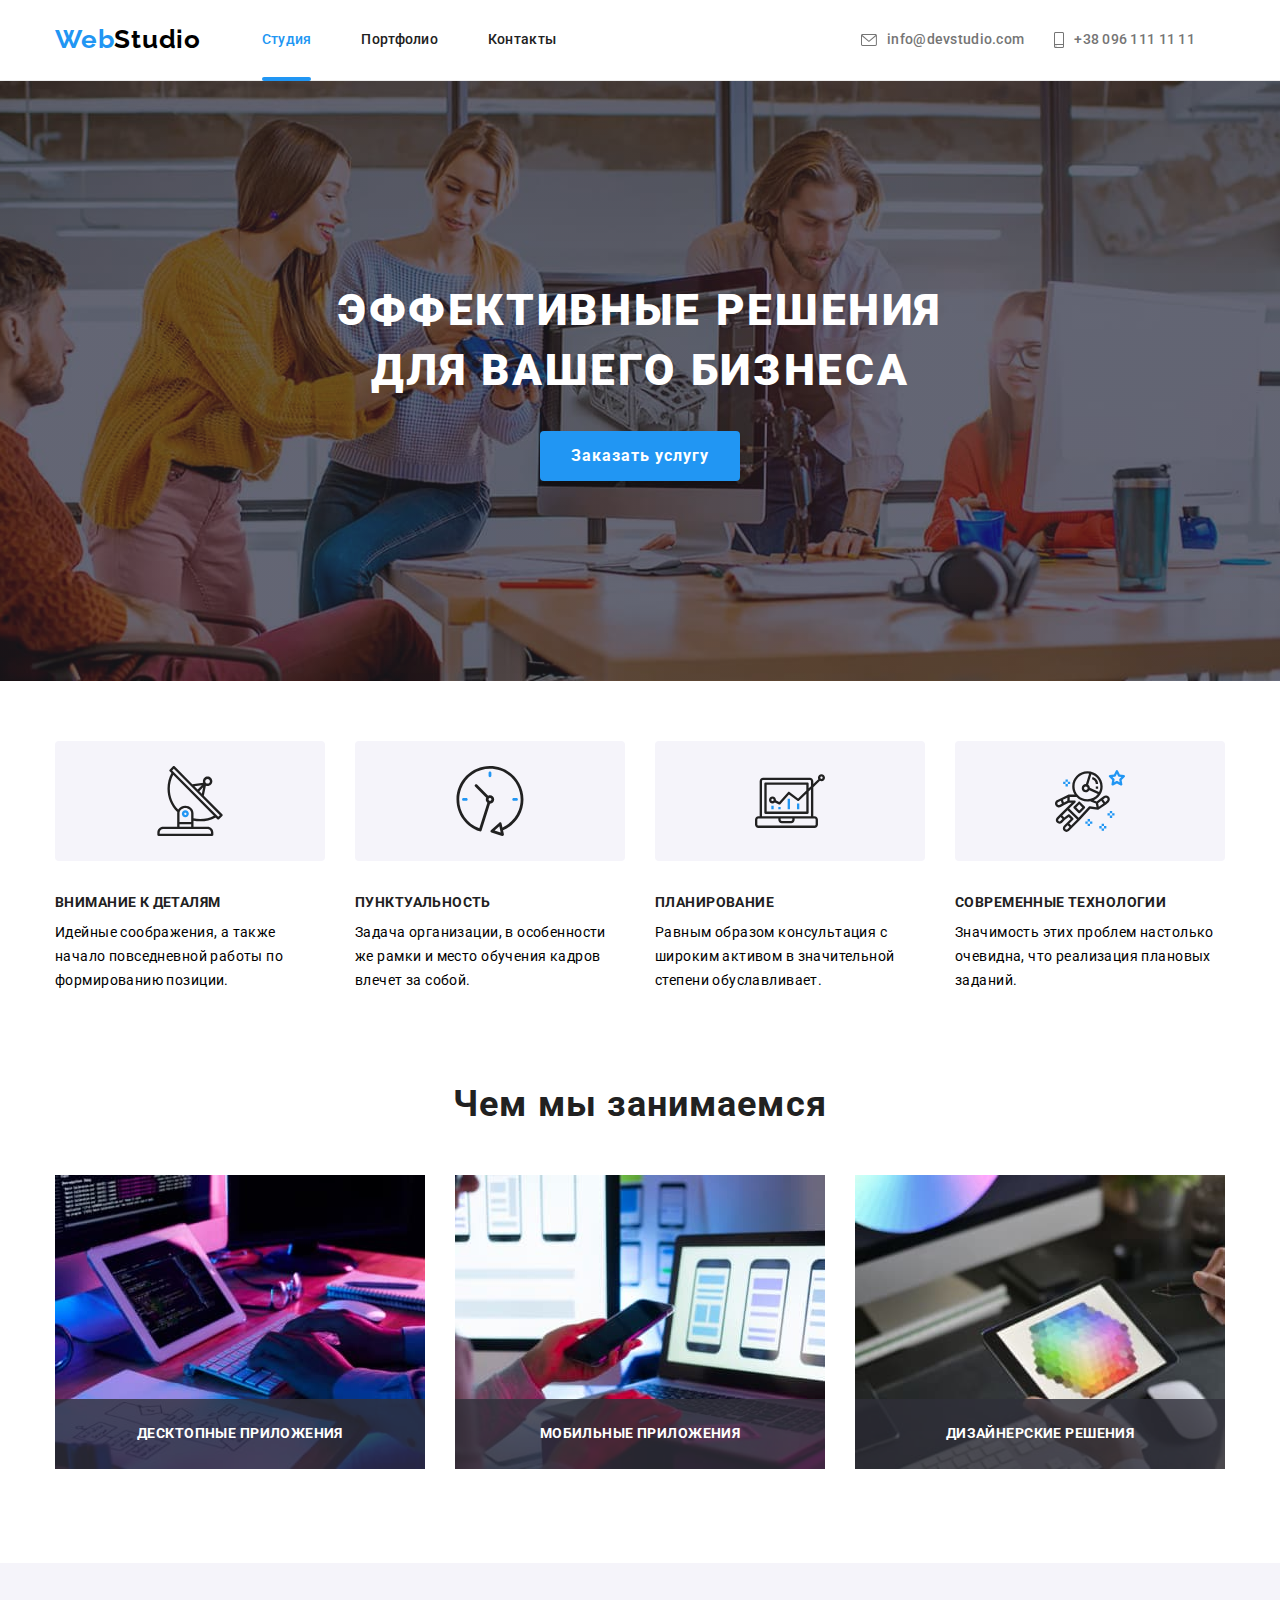
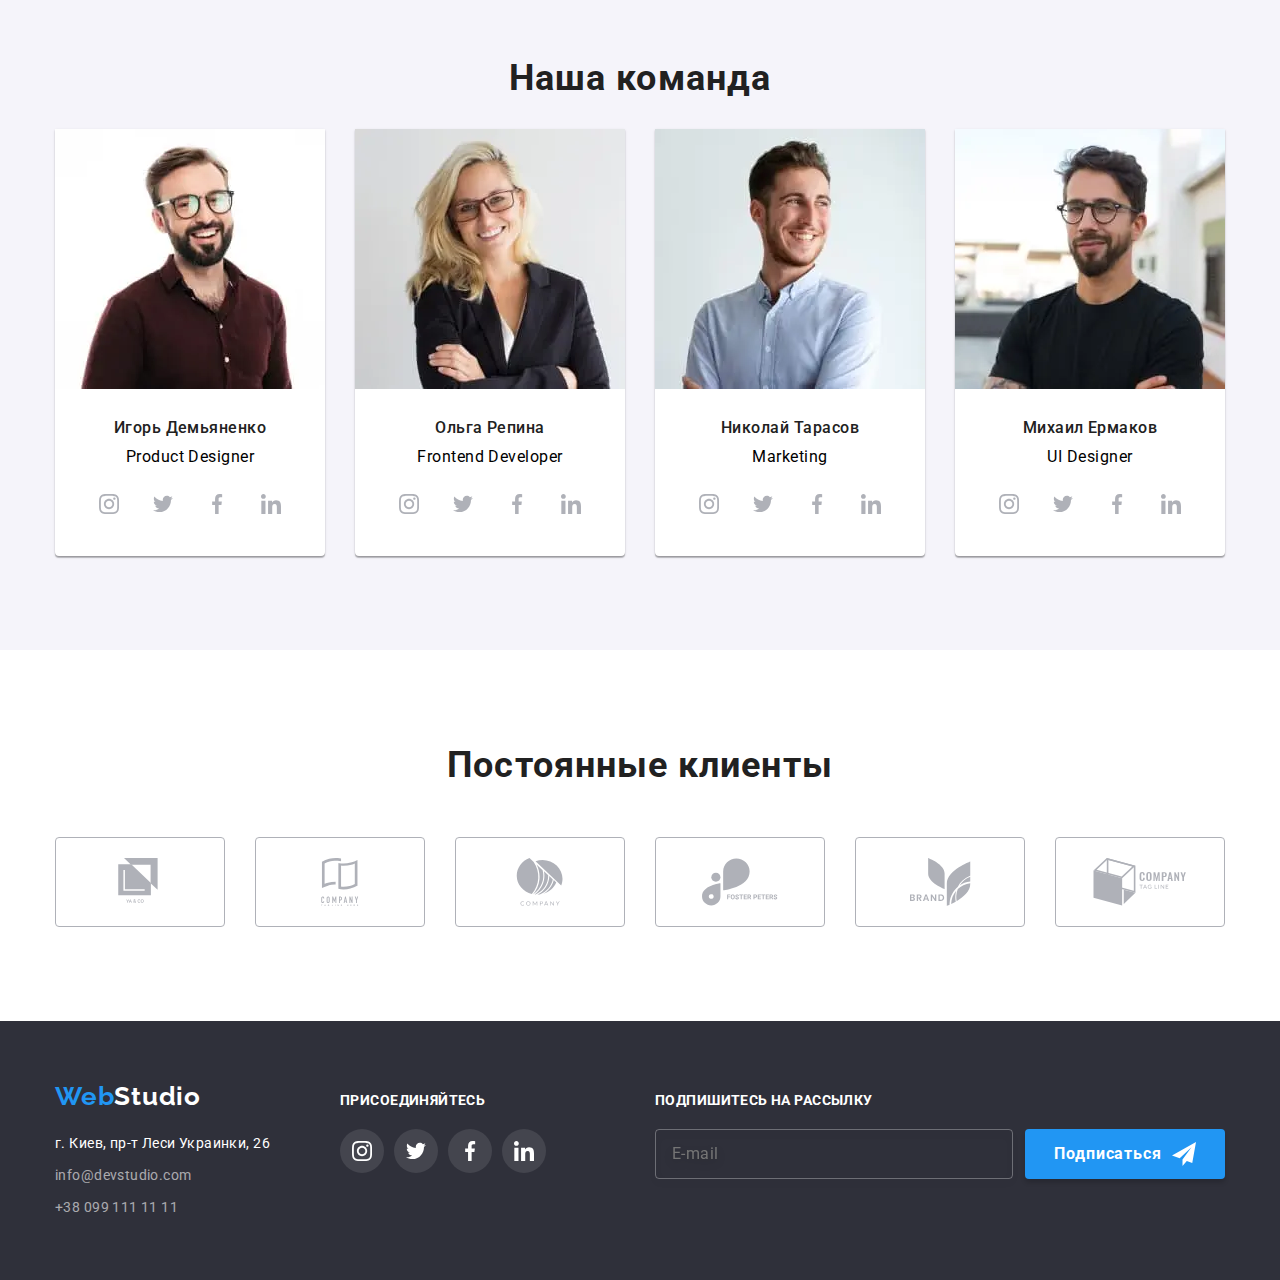
<file: index.html>
<!-- @format -->

<!DOCTYPE html>
<html lang="ru">
  <head>
    <meta charset="UTF-8" />
    <meta name="viewport" content="width=device-width, initial-scale=1.0" />
    <title>Студия</title>
    <link rel="preconnect" href="https://fonts.gstatic.com" />
    <link
      href="https://fonts.googleapis.com/css2?family=Oleo+Script&family=Raleway:wght@700&family=Roboto:wght@400;500;700;900&display=swap"
      rel="stylesheet"
    />
    <link rel="stylesheet" href="./css/main.min.css" />
  </head>

  <body>
    <header>
      <!-- navigation -->

      <div class="container">
        <a class="logo" href="./index.html">
          <p>Web<span>Studio</span></p>
        </a>
        <button class="menu-button" type="button" aria-expanded="false" data-menu-button>
          <svg aria-label="переключатель мобильного меню" width="40" height="40">
            <use class="icon-menu" href="./images/svg/symbol-defs.svg#menu_40px"></use>
            <use class="icon-cross" href="./images/svg/symbol-defs.svg#close_40px"></use>
          </svg>
        </button>
        <div class="nav-menu" data-menu>
          <nav>
            <ul class="nav-items">
              <li><a class="nav-item current" href="./index.html">Студия</a></li>
              <li><a class="nav-item" href="./portfolio.html">Портфолио</a></li>
              <li><a class="nav-item" href="./contact.html">Контакты</a></li>
            </ul>
          </nav>
          <ul class="contacts">
            <li>
              <a class="nav-contact" href="mailto:info@devstudio.com">
                <svg class="nav-contact-icon" width="16" height="12">
                  <use href="./images/svg/symbol-defs.svg#mail"></use>
                </svg>
                info@devstudio.com</a
              >
            </li>
            <li>
              <a class="nav-contact" href="tel:+380961111111">
                <svg class="nav-contact-icon" width="10" height="16">
                  <use href="./images/svg/symbol-defs.svg#smartphone"></use>
                </svg>
                +38 096 111 11 11</a
              >
            </li>
          </ul>
        </div>
      </div>
    </header>
    <main>
      <!-- hero -->

      <section class="hero back">
        <h1>Эффективные решения<br />для вашего бизнеса</h1>
        <button class="btn" type="button" data-modal-open>Заказать услугу</button>

        <div class="backdrop is-hidden" data-modal>
          <div class="modal">
            <h2 class="modal__title">Оставьте свои данные, мы вам перезвоним</h2>

            <form class="modal__form js-speaker-form" action=" ">
              <svg class="modal__closed" data-modal-close>
                <use href="./images/svg/symbol-defs.svg#close"></use>
              </svg>
              <div class="modal__element">
                <label class="modal__lable" for="username">Имя</label>
                <input class="modal__input" type="text" name="userName" id="username" /><svg
                  class="modal__lable-icon"
                >
                  <use href="./images/svg/symbol-defs.svg#person-black"></use>
                </svg>
              </div>

              <div class="modal__element">
                <label class="modal__lable" for="phone">Телефон </label>
                <input class="modal__input" type="tel" name="phone" id="phone" /><svg
                  class="modal__lable-icon"
                >
                  <use href="./images/svg/symbol-defs.svg#phone-black"></use>
                </svg>
              </div>

              <div class="modal__element">
                <label class="modal__lable" for="email">Почта</label>
                <input class="modal__input" type="email" name="email" id="email" />
                <svg class="modal__lable-icon">
                  <use href="./images/svg/symbol-defs.svg#email-black"></use>
                </svg>
              </div>

              <div class="modal__element">
                <label class="modal__lable" for="comment">Комментарий</label>
                <textarea
                  placeholder="Введите текст"
                  class="modal__comment"
                  name="comment"
                  id="comment"
                  cols="30"
                  rows="10"
                ></textarea>
              </div>

              <label class="modal__check">
                <input class="modal__input-check visuallyhidden" type="checkbox" name="checkbox" />
                <span class="modal__checkbox"></span>
                Соглашаюсь с рассылкой и принимаю
                <a class="modal__agreement" href="#"> Условия договора</a>
              </label>

              <button class="modal__batton btn" type="submit">Отправить</button>
            </form>
          </div>
        </div>
      </section>

      <!-- advantages -->

      <section class="advantages container">
        <h2 class="visuallyhidden">Преимущества</h2>
        <ul>
          <li>
            <svg class="antenna advantages-icon">
              <use href="./images/svg/symbol-defs.svg#antenna"></use>
            </svg>
            <h3>Внимание к деталям</h3>
            <p>Идейные соображения, а также начало повседневной работы по формированию позиции.</p>
          </li>
          <li>
            <svg class="clock advantages-icon">
              <use href="./images/svg/symbol-defs.svg#clock"></use>
            </svg>
            <h3>Пунктуальность</h3>
            <p>
              Задача организации, в особенности же рамки и место обучения кадров влечет за собой.
            </p>
          </li>
          <li>
            <svg class="diagram advantages-icon">
              <use href="./images/svg/symbol-defs.svg#diagram"></use>
            </svg>
            <h3>Планирование</h3>
            <p>
              Равным образом консультация с широким активом в значительной степени обуславливает.
            </p>
          </li>
          <li>
            <svg class="astronaut advantages-icon">
              <use href="./images/svg/symbol-defs.svg#astronaut"></use>
            </svg>
            <h3>Современные технологии</h3>
            <p>Значимость этих проблем настолько очевидна, что реализация плановых заданий.</p>
          </li>
        </ul>
      </section>

      <!-- working moments -->

      <section class="working-moments container">
        <h2>Чем мы занимаемся</h2>
        <ul class="working-moments-items">
          <li class="working-moments-item">
            <img
              srcset="./images/img_to_do_01.jpg 1x, ./images/img_to_do_01@2x.jpg 2x"
              src="./images/img_to_do_01.jpg"
              alt="Человек набирает код на клавиатуре"
              width="370"
            />
            <p class="working-moments-item-description">Десктопные приложения</p>
          </li>
          <li class="working-moments-item">
            <img
              srcset="./images/img_to_do_02.jpg 1x, ./images/img_to_do_02@2x.jpg 2x"
              src="./images/img_to_do_02.jpg"
              width="370"
              alt="Разработка пользовательского интерфейса"
            />

            <p class="working-moments-item-description">Мобильные приложения</p>
          </li>
          <li class="working-moments-item">
            <img
              srcset="./images/img_to_do_03.jpg 1x, ./images/img_to_do_03@2x.jpg 2x"
              src="./images/img_to_do_03.jpg"
              width="370"
              alt="Выбор цвета из палитры"
            />

            <p class="working-moments-item-description">Дизайнерские решения</p>
          </li>
        </ul>
      </section>

      <!-- our team -->

      <section class="our-team">
        <div class="container">
          <h2>Наша команда</h2>
          <ul class="cards-team">
            <li class="card-team">
              <div class="overflow">
                <picture class="img-team">
                  <source
                    srcset="
                      ./images/img_Product_Designer_desctop.webp    1x,
                      ./images/img_Product_Designer_desctop@2x.webp 2x
                    "
                    type="image/webp"
                    media="(min-width: 1200px)"
                  />
                  <source
                    srcset="
                      ./images/img_Product_Designer_tablet.webp    1x,
                      ./images/img_Product_Designer_tablet@2x.webp 2x
                    "
                    type="image/webp"
                    media="(min-width: 768px)"
                  />
                  <source
                    srcset="
                      ./images/img_Product_Designer_mobile.webp    1x,
                      ./images/img_Product_Designer_mobile@2x.webp 2x
                    "
                    type="image/webp"
                    media="(max-width: 767px)"
                  />

                  <source
                    srcset="
                      ./images/img_Product_Designer_desctop.jpg    1x,
                      ./images/img_Product_Designer_desctop@2x.jpg 2x
                    "
                    type="image/jpeg"
                    media="(min-width: 1200px)"
                  />
                  <source
                    srcset="
                      ./images/img_Product_Designer_tablet.jpg    1x,
                      ./images/img_Product_Designer_tablet@2x.jpg 2x
                    "
                    type="image/jpeg"
                    media="(min-width: 768px)"
                  />
                  <source
                    srcset="
                      ./images/img_Product_Designer_mobile.jpg    1x,
                      ./images/img_Product_Designer_mobile@2x.jpg 2x
                    "
                    type="image/jpeg"
                    media="(max-width: 767px)"
                  />

                  <img
                    src="./images/img_Product_Designer_desctop.jpg"
                    alt="Игорь Демьяненко Product Designer"
                    sizes="(min-width: 1200px) 25vw, (min-width: 768px) 50vw, 100vw"
                  />
                </picture>
              </div>
              <h3>Игорь Демьяненко</h3>
              <p>Product Designer</p>
              <ul class="social-links">
                <li>
                  <a href="https://www.instagram.com/">
                    <svg class="social-link">
                      <use href="./images/svg/symbol-defs.svg#instagram-1"></use></svg
                  ></a>
                </li>
                <li>
                  <a href="https://www.twitter.com/"
                    ><svg class="social-link">
                      <use href="./images/svg/symbol-defs.svg#twitter"></use></svg
                  ></a>
                </li>
                <li>
                  <a href="https://www.facebook.com/"
                    ><svg class="social-link">
                      <use href="./images/svg/symbol-defs.svg#facebook"></use></svg
                  ></a>
                </li>
                <li>
                  <a href="https://www.linkedin.com/"
                    ><svg class="social-link">
                      <use href="./images/svg/symbol-defs.svg#linkedin"></use></svg
                  ></a>
                </li>
              </ul>
            </li>
            <li class="card-team">
              <div class="overflow">
                <picture class="img-team">
                  <source
                    srcset="
                      ./images/img_Frontend_Developer_desctop.webp    1x,
                      ./images/img_Frontend_Developer_desctop@2x.webp 2x
                    "
                    type="image/webp"
                    media="(min-width: 1200px)"
                  />
                  <source
                    srcset="
                      ./images/img_Frontend_Developer_tablet.webp    1x,
                      ./images/img_Frontend_Developer_tablet@2x.webp 2x
                    "
                    type="image/webp"
                    media="(min-width: 768px)"
                  />
                  <source
                    srcset="
                      ./images/img_Frontend_Developer_mobile.webp    1x,
                      ./images/img_Frontend_Developer_mobile@2x.webp 2x
                    "
                    type="image/webp"
                    media="(max-width: 767px)"
                  />

                  <source
                    srcset="
                      ./images/img_Frontend_Developer_desctop.jpg    1x,
                      ./images/img_Frontend_Developer_desctop@2x.jpg 2x
                    "
                    type="image/jpeg"
                    media="(min-width: 1200px)"
                  />
                  <source
                    srcset="
                      ./images/img_Frontend_Developer_tablet.jpg    1x,
                      ./images/img_Frontend_Developer_tablet@2x.jpg 2x
                    "
                    type="image/jpeg"
                    media="(min-width: 768px)"
                  />
                  <source
                    srcset="
                      ./images/img_Frontend_Developer_mobile.jpg    1x,
                      ./images/img_Frontend_Developer_mobile@2x.jpg 2x
                    "
                    type="image/jpeg"
                    media="(max-width: 767px)"
                  />

                  <img
                    src="./images/img_Frontend_Developer_desctop.jpg"
                    alt="Ольга Репина Frontend Developer"
                  />
                </picture>
              </div>
              <h3>Ольга Репина</h3>
              <p>Frontend Developer</p>
              <ul class="social-links">
                <li>
                  <a href="https://www.instagram.com/">
                    <svg class="social-link">
                      <use href="./images/svg/symbol-defs.svg#instagram-1"></use></svg
                  ></a>
                </li>
                <li>
                  <a href="https://www.twitter.com/"
                    ><svg class="social-link">
                      <use href="./images/svg/symbol-defs.svg#twitter"></use></svg
                  ></a>
                </li>
                <li>
                  <a href="https://www.facebook.com/"
                    ><svg class="social-link">
                      <use href="./images/svg/symbol-defs.svg#facebook"></use></svg
                  ></a>
                </li>
                <li>
                  <a href="https://www.linkedin.com/"
                    ><svg class="social-link">
                      <use href="./images/svg/symbol-defs.svg#linkedin"></use></svg
                  ></a>
                </li>
              </ul>
            </li>
            <li class="card-team">
              <div class="overflow">
                <picture class="img-team">
                  <source
                    srcset="
                      ./images/img_Marketing_desctop.webp    1x,
                      ./images/img_Marketing_desctop@2x.webp 2x
                    "
                    type="image/webp"
                    media="(min-width: 1200px)"
                  />
                  <source
                    srcset="
                      ./images/img_Marketing_tablet.webp    1x,
                      ./images/img_Marketing_tablet@2x.webp 2x
                    "
                    type="image/webp"
                    media="(min-width: 768px)"
                  />
                  <source
                    srcset="
                      ./images/img_Marketing_mobile.webp    1x,
                      ./images/img_Marketing_mobile@2x.webp 2x
                    "
                    type="image/webp"
                    media="(max-width: 767px)"
                  />

                  <source
                    srcset="
                      ./images/img_Marketing_desctop.jpg    1x,
                      ./images/img_Marketing_desctop@2x.jpg 2x
                    "
                    type="image/jpeg"
                    media="(min-width: 1200px)"
                  />
                  <source
                    srcset="
                      ./images/img_Marketing_tablet.jpg    1x,
                      ./images/img_Marketing_tablet@2x.jpg 2x
                    "
                    type="image/jpeg"
                    media="(min-width: 768px)"
                  />
                  <source
                    srcset="
                      ./images/img_Marketing_mobile.jpg    1x,
                      ./images/img_Marketing_mobile@2x.jpg 2x
                    "
                    type="image/jpeg"
                    media="(max-width: 767px)"
                  />

                  <img src="./images/img_Marketing_desctop.jpg" alt="Николай Тарасов Marketing" />
                </picture>
              </div>
              <h3>Николай Тарасов</h3>
              <p>Marketing</p>
              <ul class="social-links">
                <li>
                  <a href="https://www.instagram.com/">
                    <svg class="social-link">
                      <use href="./images/svg/symbol-defs.svg#instagram-1"></use></svg
                  ></a>
                </li>
                <li>
                  <a href="https://www.twitter.com/"
                    ><svg class="social-link">
                      <use href="./images/svg/symbol-defs.svg#twitter"></use></svg
                  ></a>
                </li>
                <li>
                  <a href="https://www.facebook.com/"
                    ><svg class="social-link">
                      <use href="./images/svg/symbol-defs.svg#facebook"></use></svg
                  ></a>
                </li>
                <li>
                  <a href="https://www.linkedin.com/"
                    ><svg class="social-link">
                      <use href="./images/svg/symbol-defs.svg#linkedin"></use></svg
                  ></a>
                </li>
              </ul>
            </li>
            <li class="card-team">
              <div class="overflow">
                <picture class="img-team">
                  <source
                    srcset="
                      ./images/img_Designer_desctop.webp    1x,
                      ./images/img_Designer_desctop@2x.webp 2x
                    "
                    type="image/webp"
                    media="(min-width: 1200px)"
                  />
                  <source
                    srcset="
                      ./images/img_Designer_tablet.webp    1x,
                      ./images/img_Designer_tablet@2x.webp 2x
                    "
                    type="image/webp"
                    media="(min-width: 768px)"
                  />
                  <source
                    srcset="
                      ./images/img_Designer_mobile.webp    1x,
                      ./images/img_Designer_mobile@2x.webp 2x
                    "
                    type="image/webp"
                    media="(max-width: 767px)"
                  />

                  <source
                    srcset="
                      ./images/img_Designer_desctop.jpg    1x,
                      ./images/img_Designer_desctop@2x.jpg 2x
                    "
                    type="image/jpeg"
                    media="(min-width: 1200px)"
                  />
                  <source
                    srcset="
                      ./images/img_Designer_tablet.jpg    1x,
                      ./images/img_Designer_tablet@2x.jpg 2x
                    "
                    type="image/jpeg"
                    media="(min-width: 768px)"
                  />
                  <source
                    srcset="
                      ./images/img_Designer_mobile.jpg    1x,
                      ./images/img_Designer_mobile@2x.jpg 2x
                    "
                    type="image/jpeg"
                    media="(max-width: 767px)"
                  />

                  <img src="./images/img_Designer_desctop.jpg" alt="Михаил Ермаков UI Designer" />
                </picture>
              </div>
              <h3>Михаил Ермаков</h3>
              <p>UI Designer</p>
              <ul class="social-links">
                <li>
                  <a href="https://www.instagram.com/">
                    <svg class="social-link">
                      <use href="./images/svg/symbol-defs.svg#instagram-1"></use></svg
                  ></a>
                </li>
                <li>
                  <a href="https://www.twitter.com/"
                    ><svg class="social-link">
                      <use href="./images/svg/symbol-defs.svg#twitter"></use></svg
                  ></a>
                </li>
                <li>
                  <a href="https://www.facebook.com/"
                    ><svg class="social-link">
                      <use href="./images/svg/symbol-defs.svg#facebook"></use></svg
                  ></a>
                </li>
                <li>
                  <a href="https://www.linkedin.com/"
                    ><svg class="social-link">
                      <use href="./images/svg/symbol-defs.svg#linkedin"></use></svg
                  ></a>
                </li>
              </ul>
            </li>
          </ul>
        </div>
      </section>

      <!-- Regular customers -->
      <section class="regular-customers">
        <div class="container">
          <h2>Постоянные клиенты</h2>
          <ul>
            <li>
              <svg>
                <use href="./images/svg/symbol-defs.svg#logo-1"></use>
              </svg>
            </li>
            <li>
              <svg>
                <use href="./images/svg/symbol-defs.svg#logo-2"></use>
              </svg>
            </li>
            <li>
              <svg>
                <use href="./images/svg/symbol-defs.svg#logo-3"></use>
              </svg>
            </li>
            <li>
              <svg>
                <use href="./images/svg/symbol-defs.svg#logo-4"></use>
              </svg>
            </li>
            <li>
              <svg>
                <use href="./images/svg/symbol-defs.svg#logo-5"></use>
              </svg>
            </li>
            <li>
              <svg>
                <use href="./images/svg/symbol-defs.svg#logo-6"></use>
              </svg>
            </li>
          </ul>
        </div>
      </section>
    </main>

    <footer>
      <div class="container">
        <div class="footer-contact">
          <div class="adres">
            <h2 class="visuallyhidden">Где нас найти</h2>
            <a href="./index.html">
              <p class="logo">Web<span>Studio</span></p>
            </a>

            <address>
              <p>г. Киев, пр-т Леси Украинки, 26</p>
              <ul>
                <li>
                  <a href="mailto:info@devstudio.com">info@devstudio.com</a>
                </li>
                <li>
                  <a href="tel:+380961111111">+38 099 111 11 11</a>
                </li>
              </ul>
            </address>
          </div>

          <div class="footer-social">
            <h2>Присоединяйтесь</h2>
            <ul class="social-links">
              <li>
                <a href="https://www.instagram.com/">
                  <svg class="social-link footer_social">
                    <use href="./images/svg/symbol-defs.svg#instagram-1"></use></svg
                ></a>
              </li>
              <li>
                <a href="https://www.twitter.com/"
                  ><svg class="social-link footer_social">
                    <use href="./images/svg/symbol-defs.svg#twitter"></use></svg
                ></a>
              </li>
              <li>
                <a href="https://www.facebook.com/"
                  ><svg class="social-link footer_social">
                    <use href="./images/svg/symbol-defs.svg#facebook"></use></svg
                ></a>
              </li>
              <li>
                <a href="https://www.linkedin.com/"
                  ><svg class="social-link footer_social">
                    <use href="./images/svg/symbol-defs.svg#linkedin"></use></svg
                ></a>
              </li>
            </ul>
          </div>
        </div>

        <div class="subscribe">
          <h2 class="subscribe__title">Подпишитесь на рассылку</h2>
          <form class="subscribe__form" action="">
            <input
              class="subscribe__input"
              type="email"
              name="subscribe-email"
              placeholder="E-mail"
              id=""
            />
            <button class="subscribe__button btn" type="submit">
              Подписаться
              <svg width="24" height="24" class="subscribe__button--svg">
                <use href="./images/svg/symbol-defs.svg#icon-send"></use>
              </svg>
            </button>
          </form>
        </div>
      </div>
    </footer>

    <script>
      (() => {
        document.querySelector('.js-speaker-form').addEventListener('submit', e => {
          e.preventDefault();

          new FormData(e.currentTarget).forEach((value, name) => console.log(`${name}: ${value}`));

          e.currentTarget.reset();
        });
      })();
    </script>
    <script src="./js/modal.js"></script>
    <script src="./js/menu.js"></script>
  </body>
</html>
</file>
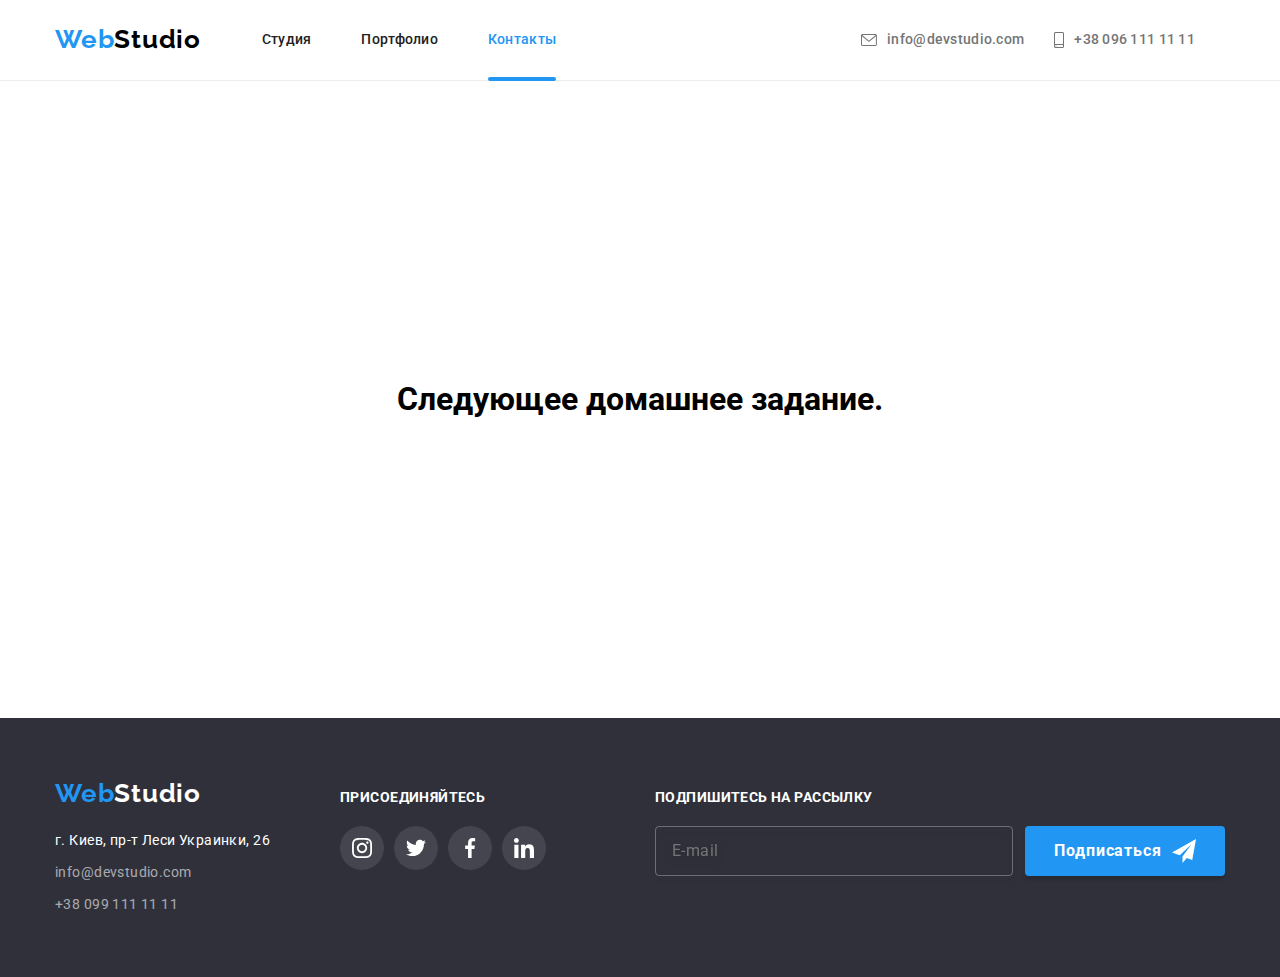
<file: contact.html>
<!DOCTYPE html>
<html lang="ru">

<head>
  <meta charset="UTF-8" />
  <meta name="viewport" content="width=device-width, initial-scale=1.0" />
  <title>Контакты</title>
  <link rel="preconnect" href="https://fonts.gstatic.com" />
  <link
    href="https://fonts.googleapis.com/css2?family=Oleo+Script&family=Raleway:wght@700&family=Roboto:wght@400;500;700;900&display=swap"
    rel="stylesheet" />
  <link rel="stylesheet" href="./css/main.min.css" />
</head>

<body>
  <header>
    <!-- navigation -->


    <div class="container">
      <a class="logo" href="./index.html">
        <p>Web<span>Studio</span></p>
      </a>
      <button class="menu-button" type="button" aria-expanded="false" data-menu-button>
        <svg aria-label="переключатель мобильного меню" width="40" height="40">
          <use class="icon-menu" href="./images/svg/symbol-defs.svg#menu_40px"></use>
          <use class="icon-cross" href="./images/svg/symbol-defs.svg#close_40px"></use>
        </svg>
      </button>
      <div class="nav-menu" data-menu>
        <nav>
          <ul class="nav-items">
            <li><a class="nav-item" href="./index.html">Студия</a></li>
            <li><a class="nav-item" href="./portfolio.html">Портфолио</a></li>
            <li><a class="nav-item current" href="./contact.html">Контакты</a></li>
          </ul>
        </nav>
        <ul class="contacts">
          <li>
            <a class="nav-contact" href="mailto:info@devstudio.com">
              <svg class="nav-contact-icon" width="16" height="12">
                <use href="./images/svg/symbol-defs.svg#mail"></use>
              </svg>
              info@devstudio.com</a>
          </li>
          <li>
            <a class="nav-contact" href="tel:+380961111111">
              <svg class="nav-contact-icon" width="10" height="16">
                <use href="./images/svg/symbol-defs.svg#smartphone"></use>
              </svg>
              +38 096 111 11 11</a>
          </li>
        </ul>
      </div>
    </div>

  </header>



  <main>



    <h1 class="contact">Следующее домашнее задание.</h1>



  </main>



  <footer>
    <div class="container">
      <div class="footer-contact">
        <div class="adres">
          <h2 class="visuallyhidden">Где нас найти</h2>
          <a href="./index.html">
            <p class="logo">Web<span>Studio</span></p>
          </a>

          <address>
            <p>г. Киев, пр-т Леси Украинки, 26</p>
            <ul>
              <li>
                <a href="mailto:info@devstudio.com">info@devstudio.com</a>
              </li>
              <li>
                <a href="tel:+380961111111">+38 099 111 11 11</a>
              </li>
            </ul>
          </address>
        </div>

        <div class="footer-social">
          <h2>Присоединяйтесь</h2>
          <ul class="social-links">
            <li>
              <a href="https://www.instagram.com/">
                <svg class="social-link footer_social">
                  <use href="./images/svg/symbol-defs.svg#instagram-1"></use>
                </svg></a>
            </li>
            <li>
              <a href="https://www.twitter.com/"><svg class="social-link footer_social">
                  <use href="./images/svg/symbol-defs.svg#twitter"></use>
                </svg></a>
            </li>
            <li>
              <a href="https://www.facebook.com/"><svg class="social-link footer_social">
                  <use href="./images/svg/symbol-defs.svg#facebook"></use>
                </svg></a>
            </li>
            <li>
              <a href="https://www.linkedin.com/"><svg class="social-link footer_social">
                  <use href="./images/svg/symbol-defs.svg#linkedin"></use>
                </svg></a>
            </li>
          </ul>
        </div>
      </div>

      <div class="subscribe">
        <h2 class="subscribe__title">Подпишитесь на рассылку</h2>
        <form class="subscribe__form" action="">
          <input class="subscribe__input" type="email" name="subscribe-email" placeholder="E-mail" id="" />
          <button class="subscribe__button btn" type="submit">
            Подписаться
            <svg width="24" height="24" class="subscribe__button--svg">
              <use href="./images/svg/symbol-defs.svg#icon-send"></use>
            </svg>
          </button>
        </form>
      </div>
    </div>
  </footer>



  <script src="./js/menu.js"></script>
</body>

</html>
</file>
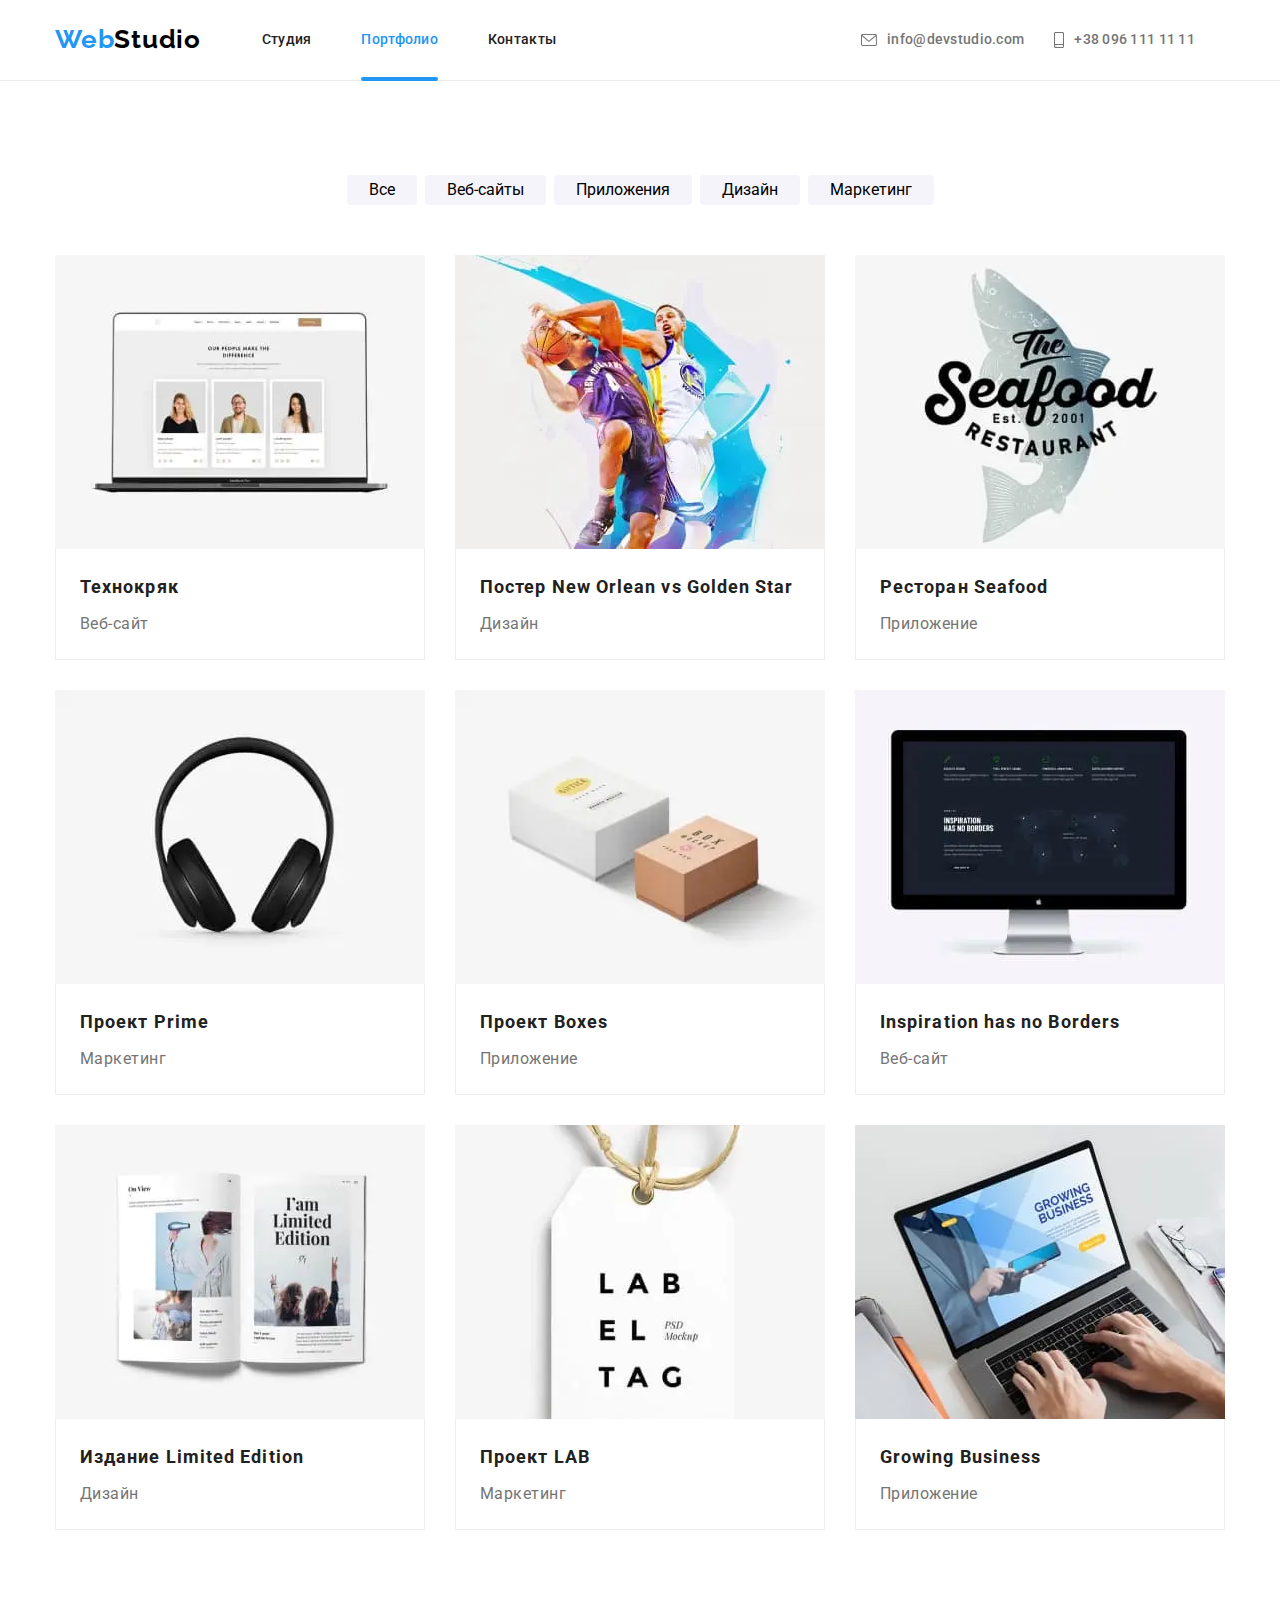
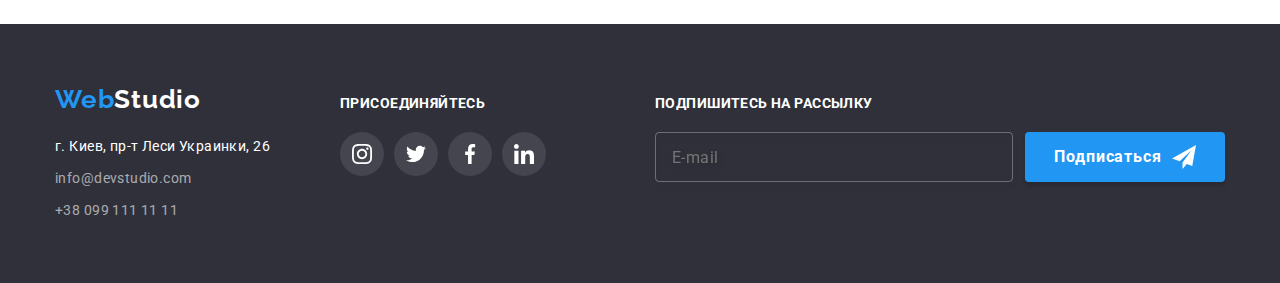
<file: portfolio.html>
<!DOCTYPE html>
<html lang="ru">
  <head>
    <meta charset="UTF-8" />
    <meta name="viewport" content="width=device-width, initial-scale=1.0" />
    <title>Портфолио</title>
    <link rel="preconnect" href="https://fonts.gstatic.com" />
    <link
      href="https://fonts.googleapis.com/css2?family=Oleo+Script&family=Raleway:wght@700&family=Roboto:wght@400;500;700;900&display=swap"
      rel="stylesheet"
    />
    <link rel="stylesheet" href="./css/main.min.css" />
  </head>

  <body>
    <header>
      <!-- navigation -->

      <div class="container">
        <a class="logo" href="./index.html">
          <p>Web<span>Studio</span></p>
        </a>
        <button class="menu-button" type="button" aria-expanded="false" data-menu-button>
          <svg aria-label="переключатель мобильного меню" width="40" height="40">
            <use class="icon-menu" href="./images/svg/symbol-defs.svg#menu_40px"></use>
            <use class="icon-cross" href="./images/svg/symbol-defs.svg#close_40px"></use>
          </svg>
        </button>
        <div class="nav-menu" data-menu>
          <nav>
            <ul class="nav-items">
              <li><a class="nav-item" href="./index.html">Студия</a></li>
              <li><a class="nav-item current" href="./portfolio.html">Портфолио</a></li>
              <li><a class="nav-item" href="./contact.html">Контакты</a></li>
            </ul>
          </nav>
          <ul class="contacts">
            <li>
              <a class="nav-contact" href="mailto:info@devstudio.com">
                <svg class="nav-contact-icon" width="16" height="12">
                  <use href="./images/svg/symbol-defs.svg#mail"></use>
                </svg>
                info@devstudio.com</a
              >
            </li>
            <li>
              <a class="nav-contact" href="tel:+380961111111">
                <svg class="nav-contact-icon" width="10" height="16">
                  <use href="./images/svg/symbol-defs.svg#smartphone"></use>
                </svg>
                +38 096 111 11 11</a
              >
            </li>
          </ul>
        </div>
      </div>
    </header>

    <main>
      <section class="our-works">
        <div class="container">
          <h1 class="visuallyhidden">Наши работы</h1>

          <ul class="sorter">
            <li><button>Все</button></li>
            <li><button>Веб-сайты</button></li>
            <li><button>Приложения</button></li>
            <li><button>Дизайн</button></li>
            <li><button>Маркетинг</button></li>
          </ul>

          <ul class="card-items">
            <li class="card-item">
              <a href=" ">
                <div class="overlay-container">
                  <picture class="img-team">
                    <source
                      srcset="
                        ./images/img_project_01_desctop.webp    1x,
                        ./images/img_project_01_desctop@2x.webp 2x
                      "
                      type="image/webp"
                      media="(min-width: 1200px)"
                    />
                    <source
                      srcset="
                        ./images/img_project_01_tablet.webp    1x,
                        ./images/img_project_01_tablet@2x.webp 2x
                      "
                      type="image/webp"
                      media="(min-width: 768px)"
                    />
                    <source
                      srcset="
                        ./images/img_project_01_mobile.webp    1x,
                        ./images/img_project_01_mobile@2x.webp 2x
                      "
                      type="image/webp"
                      media="(max-width: 767px)"
                    />

                    <source
                      srcset="
                        ./images/img_project_01_desctop.jpg    1x,
                        ./images/img_project_01_desctop@2x.jpg 2x
                      "
                      type="image/jpeg"
                      media="(min-width: 1200px)"
                    />
                    <source
                      srcset="
                        ./images/img_project_01_tablet.jpg    1x,
                        ./images/img_project_01_tablet@2x.jpg 2x
                      "
                      type="image/jpeg"
                      media="(min-width: 768px)"
                    />
                    <source
                      srcset="
                        ./images/img_project_01_mobile.jpg    1x,
                        ./images/img_project_01_mobile@2x.jpg 2x
                      "
                      type="image/jpeg"
                      media="(max-width: 767px)"
                    />

                    <img src="./images/img_project_01_desctop.jpg" alt="Скриншот сайта" />
                  </picture>

                  <p class="blue-overlay">
                    Технокряк это современная площадка распространения коронавируса. Компании
                    используют эту платформу для цифрового шпионажа и атак на защищённые сервера
                    конкурентов.
                  </p>
                </div>

                <div class="card">
                  <h2>Технокряк</h2>
                  <p class="card-description">Веб-сайт</p>
                </div>
              </a>
            </li>

            <li class="card-item">
              <a href=" ">
                <div class="overlay-container">
                  <picture class="img-team">
                    <source
                      srcset="
                        ./images/img_project_02_desctop.webp    1x,
                        ./images/img_project_02_desctop@2x.webp 2x
                      "
                      type="image/webp"
                      media="(min-width: 1200px)"
                    />
                    <source
                      srcset="
                        ./images/img_project_02_tablet.webp    1x,
                        ./images/img_project_02_tablet@2x.webp 2x
                      "
                      type="image/webp"
                      media="(min-width: 768px)"
                    />
                    <source
                      srcset="
                        ./images/img_project_02_mobile.webp    1x,
                        ./images/img_project_02_mobile@2x.webp 2x
                      "
                      type="image/webp"
                      media="(max-width: 767px)"
                    />

                    <source
                      srcset="
                        ./images/img_project_02_desctop.jpg    1x,
                        ./images/img_project_02_desctop@2x.jpg 2x
                      "
                      type="image/jpeg"
                      media="(min-width: 1200px)"
                    />
                    <source
                      srcset="
                        ./images/img_project_02_tablet.jpg    1x,
                        ./images/img_project_02_tablet@2x.jpg 2x
                      "
                      type="image/jpeg"
                      media="(min-width: 768px)"
                    />
                    <source
                      srcset="
                        ./images/img_project_02_mobile.jpg    1x,
                        ./images/img_project_02_mobile@2x.jpg 2x
                      "
                      type="image/jpeg"
                      media="(max-width: 767px)"
                    />

                    <img src="./images/img_project_02_desctop.jpg" alt="Игроки в баскетбол" />
                  </picture>

                  <p class="blue-overlay">
                    Технокряк это современная площадка распространения коронавируса. Компании
                    используют эту платформу для цифрового шпионажа и атак на защищённые сервера
                    конкурентов.
                  </p>
                </div>
                <div class="card">
                  <h2>Постер New Orlean vs Golden Star</h2>
                  <p class="card-description">Дизайн</p>
                </div>
              </a>
            </li>

            <li class="card-item">
              <a href=" ">
                <div class="overlay-container">
                  <picture class="img-team">
                    <source
                      srcset="
                        ./images/img_project_03_desctop.webp    1x,
                        ./images/img_project_03_desctop@2x.webp 2x
                      "
                      type="image/webp"
                      media="(min-width: 1200px)"
                    />
                    <source
                      srcset="
                        ./images/img_project_03_tablet.webp    1x,
                        ./images/img_project_03_tablet@2x.webp 2x
                      "
                      type="image/webp"
                      media="(min-width: 768px)"
                    />
                    <source
                      srcset="
                        ./images/img_project_03_mobile.webp    1x,
                        ./images/img_project_03_mobile@2x.webp 2x
                      "
                      type="image/webp"
                      media="(max-width: 767px)"
                    />

                    <source
                      srcset="
                        ./images/img_project_03_desctop.jpg    1x,
                        ./images/img_project_03_desctop@2x.jpg 2x
                      "
                      type="image/jpeg"
                      media="(min-width: 1200px)"
                    />
                    <source
                      srcset="
                        ./images/img_project_03_tablet.jpg    1x,
                        ./images/img_project_03_tablet@2x.jpg 2x
                      "
                      type="image/jpeg"
                      media="(min-width: 768px)"
                    />
                    <source
                      srcset="
                        ./images/img_project_03_mobile.jpg    1x,
                        ./images/img_project_03_mobile@2x.jpg 2x
                      "
                      type="image/jpeg"
                      media="(max-width: 767px)"
                    />

                    <img src="./images/img_project_03_desctop.jpg" alt="Логотип ресторана" />
                  </picture>

                  <p class="blue-overlay">
                    Технокряк это современная площадка распространения коронавируса. Компании
                    используют эту платформу для цифрового шпионажа и атак на защищённые сервера
                    конкурентов.
                  </p>
                </div>
                <div class="card">
                  <h2>Ресторан Seafood</h2>
                  <p class="card-description">Приложение</p>
                </div>
              </a>
            </li>

            <li class="card-item">
              <a href=" ">
                <div class="overlay-container">
                  <picture class="img-team">
                    <source
                      srcset="
                        ./images/img_project_04_desctop.webp    1x,
                        ./images/img_project_04_desctop@2x.webp 2x
                      "
                      type="image/webp"
                      media="(min-width: 1200px)"
                    />
                    <source
                      srcset="
                        ./images/img_project_04_tablet.webp    1x,
                        ./images/img_project_04_tablet@2x.webp 2x
                      "
                      type="image/webp"
                      media="(min-width: 768px)"
                    />
                    <source
                      srcset="
                        ./images/img_project_04_mobile.webp    1x,
                        ./images/img_project_04_mobile@2x.webp 2x
                      "
                      type="image/webp"
                      media="(max-width: 767px)"
                    />

                    <source
                      srcset="
                        ./images/img_project_04_desctop.jpg    1x,
                        ./images/img_project_04_desctop@2x.jpg 2x
                      "
                      type="image/jpeg"
                      media="(min-width: 1200px)"
                    />
                    <source
                      srcset="
                        ./images/img_project_04_tablet.jpg    1x,
                        ./images/img_project_04_tablet@2x.jpg 2x
                      "
                      type="image/jpeg"
                      media="(min-width: 768px)"
                    />
                    <source
                      srcset="
                        ./images/img_project_04_mobile.jpg    1x,
                        ./images/img_project_04_mobile@2x.jpg 2x
                      "
                      type="image/jpeg"
                      media="(max-width: 767px)"
                    />

                    <img src="./images/img_project_04_desctop.jpg" alt="Наушники" />
                  </picture>

                  <p class="blue-overlay">
                    Технокряк это современная площадка распространения коронавируса. Компании
                    используют эту платформу для цифрового шпионажа и атак на защищённые сервера
                    конкурентов.
                  </p>
                </div>

                <div class="card">
                  <h2>Проект Prime</h2>
                  <p class="card-description">Маркетинг</p>
                </div>
              </a>
            </li>

            <li class="card-item">
              <a href=" ">
                <div class="overlay-container">
                  <picture class="img-team">
                    <source
                      srcset="
                        ./images/img_project_05_desctop.webp    1x,
                        ./images/img_project_05_desctop@2x.webp 2x
                      "
                      type="image/webp"
                      media="(min-width: 1200px)"
                    />
                    <source
                      srcset="
                        ./images/img_project_05_tablet.webp    1x,
                        ./images/img_project_05_tablet@2x.webp 2x
                      "
                      type="image/webp"
                      media="(min-width: 768px)"
                    />
                    <source
                      srcset="
                        ./images/img_project_05_mobile.webp    1x,
                        ./images/img_project_05_mobile@2x.webp 2x
                      "
                      type="image/webp"
                      media="(max-width: 767px)"
                    />

                    <source
                      srcset="
                        ./images/img_project_05_desctop.jpg    1x,
                        ./images/img_project_05_desctop@2x.jpg 2x
                      "
                      type="image/jpeg"
                      media="(min-width: 1200px)"
                    />
                    <source
                      srcset="
                        ./images/img_project_05_tablet.jpg    1x,
                        ./images/img_project_05_tablet@2x.jpg 2x
                      "
                      type="image/jpeg"
                      media="(min-width: 768px)"
                    />
                    <source
                      srcset="
                        ./images/img_project_05_mobile.jpg    1x,
                        ./images/img_project_05_mobile@2x.jpg 2x
                      "
                      type="image/jpeg"
                      media="(max-width: 767px)"
                    />

                    <img src="./images/img_project_05_desctop.jpg" alt="Дизайнерская упаковка" />
                  </picture>

                  <p class="blue-overlay">
                    Технокряк это современная площадка распространения коронавируса. Компании
                    используют эту платформу для цифрового шпионажа и атак на защищённые сервера
                    конкурентов.
                  </p>
                </div>

                <div class="card">
                  <h2>Проект Boxes</h2>
                  <p class="card-description">Приложение</p>
                </div>
              </a>
            </li>

            <li class="card-item">
              <a href=" ">
                <div class="overlay-container">
                  <picture class="img-team">
                    <source
                      srcset="
                        ./images/img_project_06_desctop.webp    1x,
                        ./images/img_project_06_desctop@2x.webp 2x
                      "
                      type="image/webp"
                      media="(min-width: 1200px)"
                    />
                    <source
                      srcset="
                        ./images/img_project_06_tablet.webp    1x,
                        ./images/img_project_06_tablet@2x.webp 2x
                      "
                      type="image/webp"
                      media="(min-width: 768px)"
                    />
                    <source
                      srcset="
                        ./images/img_project_06_mobile.webp    1x,
                        ./images/img_project_06_mobile@2x.webp 2x
                      "
                      type="image/webp"
                      media="(max-width: 767px)"
                    />

                    <source
                      srcset="
                        ./images/img_project_06_desctop.jpg    1x,
                        ./images/img_project_06_desctop@2x.jpg 2x
                      "
                      type="image/jpeg"
                      media="(min-width: 1200px)"
                    />
                    <source
                      srcset="
                        ./images/img_project_06_tablet.jpg    1x,
                        ./images/img_project_06_tablet@2x.jpg 2x
                      "
                      type="image/jpeg"
                      media="(min-width: 768px)"
                    />
                    <source
                      srcset="
                        ./images/img_project_06_mobile.jpg    1x,
                        ./images/img_project_06_mobile@2x.jpg 2x
                      "
                      type="image/jpeg"
                      media="(max-width: 767px)"
                    />

                    <img
                      src="./images/img_project_06_desctop.jpg"
                      alt="Монитор с открытым сайтом"
                    />
                  </picture>

                  <p class="blue-overlay">
                    Технокряк это современная площадка распространения коронавируса. Компании
                    используют эту платформу для цифрового шпионажа и атак на защищённые сервера
                    конкурентов.
                  </p>
                </div>
                <div class="card">
                  <h2>Inspiration has no Borders</h2>
                  <p class="card-description">Веб-сайт</p>
                </div>
              </a>
            </li>

            <li class="card-item">
              <a href=" ">
                <div class="overlay-container">
                  <picture class="img-team">
                    <source
                      srcset="
                        ./images/img_project_07_desctop.webp    1x,
                        ./images/img_project_07_desctop@2x.webp 2x
                      "
                      type="image/webp"
                      media="(min-width: 1200px)"
                    />
                    <source
                      srcset="
                        ./images/img_project_07_tablet.webp    1x,
                        ./images/img_project_07_tablet@2x.webp 2x
                      "
                      type="image/webp"
                      media="(min-width: 768px)"
                    />
                    <source
                      srcset="
                        ./images/img_project_07_mobile.webp    1x,
                        ./images/img_project_07_mobile@2x.webp 2x
                      "
                      type="image/webp"
                      media="(max-width: 767px)"
                    />

                    <source
                      srcset="
                        ./images/img_project_07_desctop.jpg    1x,
                        ./images/img_project_07_desctop@2x.jpg 2x
                      "
                      type="image/jpeg"
                      media="(min-width: 1200px)"
                    />
                    <source
                      srcset="
                        ./images/img_project_07_tablet.jpg    1x,
                        ./images/img_project_07_tablet@2x.jpg 2x
                      "
                      type="image/jpeg"
                      media="(min-width: 768px)"
                    />
                    <source
                      srcset="
                        ./images/img_project_07_mobile.jpg    1x,
                        ./images/img_project_07_mobile@2x.jpg 2x
                      "
                      type="image/jpeg"
                      media="(max-width: 767px)"
                    />

                    <img src="./images/img_project_07_desctop.jpg" alt="Открытая книжка" />
                  </picture>

                  <p class="blue-overlay">
                    Технокряк это современная площадка распространения коронавируса. Компании
                    используют эту платформу для цифрового шпионажа и атак на защищённые сервера
                    конкурентов.
                  </p>
                </div>
                <div class="card">
                  <h2>Издание Limited Edition</h2>
                  <p class="card-description">Дизайн</p>
                </div>
              </a>
            </li>

            <li class="card-item">
              <a href=" ">
                <div class="overlay-container">
                  <picture class="img-team">
                    <source
                      srcset="
                        ./images/img_project_08_desctop.webp    1x,
                        ./images/img_project_08_desctop@2x.webp 2x
                      "
                      type="image/webp"
                      media="(min-width: 1200px)"
                    />
                    <source
                      srcset="
                        ./images/img_project_08_tablet.webp    1x,
                        ./images/img_project_08_tablet@2x.webp 2x
                      "
                      type="image/webp"
                      media="(min-width: 768px)"
                    />
                    <source
                      srcset="
                        ./images/img_project_08_mobile.webp    1x,
                        ./images/img_project_08_mobile@2x.webp 2x
                      "
                      type="image/webp"
                      media="(max-width: 767px)"
                    />

                    <source
                      srcset="
                        ./images/img_project_08_desctop.jpg    1x,
                        ./images/img_project_08_desctop@2x.jpg 2x
                      "
                      type="image/jpeg"
                      media="(min-width: 1200px)"
                    />
                    <source
                      srcset="
                        ./images/img_project_08_tablet.jpg    1x,
                        ./images/img_project_08_tablet@2x.jpg 2x
                      "
                      type="image/jpeg"
                      media="(min-width: 768px)"
                    />
                    <source
                      srcset="
                        ./images/img_project_08_mobile.jpg    1x,
                        ./images/img_project_08_mobile@2x.jpg 2x
                      "
                      type="image/jpeg"
                      media="(max-width: 767px)"
                    />

                    <img src="./images/img_project_08_desctop.jpg" alt="Бирка" />
                  </picture>

                  <p class="blue-overlay">
                    Технокряк это современная площадка распространения коронавируса. Компании
                    используют эту платформу для цифрового шпионажа и атак на защищённые сервера
                    конкурентов.
                  </p>
                </div>
                <div class="card">
                  <h2>Проект LAB</h2>
                  <p class="card-description">Маркетинг</p>
                </div>
              </a>
            </li>

            <li class="card-item">
              <a href="#">
                <div class="overlay-container">
                  <picture class="img-team">
                    <source
                      srcset="
                        ./images/img_project_09_desctop.webp    1x,
                        ./images/img_project_09_desctop@2x.webp 2x
                      "
                      type="image/webp"
                      media="(min-width: 1200px)"
                    />
                    <source
                      srcset="
                        ./images/img_project_09_tablet.webp    1x,
                        ./images/img_project_09_tablet@2x.webp 2x
                      "
                      type="image/webp"
                      media="(min-width: 768px)"
                    />
                    <source
                      srcset="
                        ./images/img_project_09_mobile.webp    1x,
                        ./images/img_project_09_mobile@2x.webp 2x
                      "
                      type="image/webp"
                      media="(max-width: 767px)"
                    />

                    <source
                      srcset="
                        ./images/img_project_09_desctop.jpg    1x,
                        ./images/img_project_09_desctop@2x.jpg 2x
                      "
                      type="image/jpeg"
                      media="(min-width: 1200px)"
                    />
                    <source
                      srcset="
                        ./images/img_project_09_tablet.jpg    1x,
                        ./images/img_project_09_tablet@2x.jpg 2x
                      "
                      type="image/jpeg"
                      media="(min-width: 768px)"
                    />
                    <source
                      srcset="
                        ./images/img_project_09_mobile.jpg    1x,
                        ./images/img_project_09_mobile@2x.jpg 2x
                      "
                      type="image/jpeg"
                      media="(max-width: 767px)"
                    />

                    <img src="./images/img_project_09_desctop.jpg" alt="Работа за ноутбуком" />
                  </picture>

                  <p class="blue-overlay">
                    Технокряк это современная площадка распространения коронавируса. Компании
                    используют эту платформу для цифрового шпионажа и атак на защищённые сервера
                    конкурентов.
                  </p>
                </div>
                <div class="card">
                  <h2>Growing Business</h2>
                  <p class="card-description">Приложение</p>
                </div>
              </a>
            </li>
          </ul>
        </div>
      </section>
    </main>

    <footer>
      <div class="container">
        <div class="footer-contact">
          <div class="adres">
            <h2 class="visuallyhidden">Где нас найти</h2>
            <a href="./index.html">
              <p class="logo">Web<span>Studio</span></p>
            </a>

            <address>
              <p>г. Киев, пр-т Леси Украинки, 26</p>
              <ul>
                <li>
                  <a href="mailto:info@devstudio.com">info@devstudio.com</a>
                </li>
                <li>
                  <a href="tel:+380961111111">+38 099 111 11 11</a>
                </li>
              </ul>
            </address>
          </div>

          <div class="footer-social">
            <h2>Присоединяйтесь</h2>
            <ul class="social-links">
              <li>
                <a href="https://www.instagram.com/">
                  <svg class="social-link footer_social">
                    <use href="./images/svg/symbol-defs.svg#instagram-1"></use></svg
                ></a>
              </li>
              <li>
                <a href="https://www.twitter.com/"
                  ><svg class="social-link footer_social">
                    <use href="./images/svg/symbol-defs.svg#twitter"></use></svg
                ></a>
              </li>
              <li>
                <a href="https://www.facebook.com/"
                  ><svg class="social-link footer_social">
                    <use href="./images/svg/symbol-defs.svg#facebook"></use></svg
                ></a>
              </li>
              <li>
                <a href="https://www.linkedin.com/"
                  ><svg class="social-link footer_social">
                    <use href="./images/svg/symbol-defs.svg#linkedin"></use></svg
                ></a>
              </li>
            </ul>
          </div>
        </div>

        <div class="subscribe">
          <h2 class="subscribe__title">Подпишитесь на рассылку</h2>
          <form class="subscribe__form" action="">
            <input
              class="subscribe__input"
              type="email"
              name="subscribe-email"
              placeholder="E-mail"
              id=""
            />
            <button class="subscribe__button btn" type="submit">
              Подписаться
              <svg width="24" height="24" class="subscribe__button--svg">
                <use href="./images/svg/symbol-defs.svg#icon-send"></use>
              </svg>
            </button>
          </form>
        </div>
      </div>
    </footer>

    <script src="./js/menu.js"></script>
  </body>
</html>
</file>
<file: css/main.min.css>
/*! modern-normalize v1.0.0 | MIT License | https://github.com/sindresorhus/modern-normalize */*,*::before,*::after{box-sizing:border-box}:root{-moz-tab-size:4;tab-size:4}html{line-height:1.15;-webkit-text-size-adjust:100%}body{margin:0}body{font-family:system-ui,-apple-system,"Segoe UI",Roboto,Helvetica,Arial,sans-serif,"Apple Color Emoji","Segoe UI Emoji"}hr{height:0;color:inherit}abbr[title]{text-decoration:underline dotted}b,strong{font-weight:bolder}code,kbd,samp,pre{font-family:ui-monospace, SFMono-Regular, Consolas, 'Liberation Mono', Menlo, monospace;font-size:1em}small{font-size:80%}sub,sup{font-size:75%;line-height:0;position:relative;vertical-align:baseline}sub{bottom:-0.25em}sup{top:-0.5em}table{text-indent:0;border-color:inherit}button,input,optgroup,select,textarea{font-family:inherit;font-size:100%;line-height:1.15;margin:0}button,select{text-transform:none}button,[type='button'],[type='reset'],[type='submit']{-webkit-appearance:button}::-moz-focus-inner{border-style:none;padding:0}:-moz-focusring{outline:1px dotted ButtonText}:-moz-ui-invalid{box-shadow:none}legend{padding:0}progress{vertical-align:baseline}::-webkit-inner-spin-button,::-webkit-outer-spin-button{height:auto}[type='search']{-webkit-appearance:textfield;outline-offset:-2px}::-webkit-search-decoration{-webkit-appearance:none}::-webkit-file-upload-button{-webkit-appearance:button;font:inherit}summary{display:list-item}h1,h2,h3,ul,p{padding:0;margin:0}img{display:block}a{text-decoration:none}ul{list-style:none}.container{margin:0 auto;padding-left:15px;padding-right:15px}@media screen and (min-width: 768px){.container{width:768px}}@media screen and (min-width: 1200px){.container{width:1200px}}.visuallyhidden{position:absolute;width:1px;height:1px;margin:-1px;border:0;padding:0;white-space:nowrap;clip-path:inset(100%);clip:rect(0 0 0 0);overflow:hidden}h2,h3{color:#212121;text-align:center}.flex{display:flex;justify-content:center;align-items:center}body{font-family:'Roboto', sans-serif;color:var(--text);background-color:#fff}.hero,footer{background:#2f303a;color:#fff}button{outline:none}.btn{display:inline-flex;align-items:center;justify-content:center;width:200px;height:50px;border:0px;border-radius:4px;font-weight:700;font-size:16px;line-height:1.87;letter-spacing:0.06em;box-shadow:0px 4px 4px rgba(0,0,0,0.15);background-color:#2196f3;color:#fff}.backdrop{position:fixed;top:0px;left:0px;width:100%;height:100%;background-color:rgba(0,0,0,0.2);opacity:1;transition:opacity 250ms cubic-bezier(0.4, 0, 0.2, 1);z-index:1;overflow-y:scroll}.backdrop.is-hidden{opacity:0;pointer-events:none}.modal{position:absolute;top:50%;left:50%;transform:translate(-50%, -50%);padding:40px;border-radius:4px;box-shadow:0px 1px 3px rgba(0,0,0,0.12),0px 1px 1px rgba(0,0,0,0.14),0px 2px 1px rgba(0,0,0,0.2);background-color:#fff}@media screen and (max-width: 479px){.modal{max-width:300px;padding:34px 34px 30px 34px}}@media screen and (max-width: 1199px){.modal{width:450px;height:609px}}@media screen and (min-width: 1200px){.modal{max-width:528px;min-height:581px}}.modal__closed{position:absolute;top:8px;right:8px;width:30px;height:30px;border-radius:50%;border:1px solid rgba(0,0,0,0.1);fill:black;transition:250ms cubic-bezier(0.4, 0, 0.2, 1)}.modal__closed:hover,.modal__closed:focus{fill:#2196f3}.modal__closed .modal__title{margin-bottom:12px;font-weight:700;font-size:20px;line-height:1.15;text-align:center;letter-spacing:0.03em;color:#212121}.modal__lable{margin-bottom:4px;display:block;text-align:left;font-weight:400;font-size:12px;line-height:1.17;letter-spacing:0.01em;color:#757575}.modal__input,.modal__comment{width:100%;resize:none;margin-bottom:10px;border:1px solid rgba(33,33,33,0.2);border-radius:4px;transition:250ms cubic-bezier(0.4, 0, 0.2, 1)}.modal__input:focus,.modal__comment:focus{outline:none;border-color:#2196f3}.modal__input:focus+.modal__lable-icon{fill:#2196f3}.modal__input{height:40px;padding:12px 42px}.modal__element{position:relative}.modal__lable-icon{position:absolute;top:29px;left:12px;width:18px;height:18px}.modal__comment{height:120px;padding:12px 16px;margin-bottom:20px;font-weight:400;font-size:12px;line-height:1.17;letter-spacing:0.01em}.modal__comment::placeholder{color:rgba(117,117,117,0.5)}.modal__check,.modal__agreement{position:relative;font-weight:400;font-size:12px;line-height:1.16;letter-spacing:0.03em;color:#757575}@media screen and (min-width: 1200px){.modal__check,.modal__agreement{font-size:14px;line-height:1.7}}.modal__agreement::after{position:absolute;bottom:1px;left:0px;display:block;content:' ';width:100%;height:1px;background-color:#2196f3}.modal__check{position:relative;display:inline-flex;align-items:center;margin-left:19px;margin-bottom:30px;cursor:pointer}.modal__checkbox{position:absolute;left:-22px;width:16px;height:15px;background-image:url(../images/svg/checkbox.svg);transition:background-image 250ms cubic-bezier(0.4, 0, 0.2, 1)}.modal__input-check:checked+.modal__checkbox{border:none;background-image:url(../images/svg/icon_check.svg)}.modal__agreement{display:inline-block;margin-left:3px;color:#2196f3}.modal__batton{cursor:pointer}.social-links{display:flex;justify-content:space-between;width:206px}.social-links a{display:block;width:44px;height:44px;box-shadow:none;border-radius:50%;fill:#afb1b8;transition:250ms cubic-bezier(0.4, 0, 0.2, 1)}.social-links a:hover{background-color:#2196f3;fill:#fff}.social-link{width:20px;height:20px;margin:12px}header{border-bottom:1px solid #ececec;position:relative}header .container{display:flex;align-items:center;justify-content:space-between}header .logo{height:60px;margin-right:auto;display:flex;align-items:center}@media screen and (min-width: 768px){header .logo{height:80px}}.logo{font-family:'Raleway', sans-serif;font-weight:700;font-size:24px;line-height:1.16;letter-spacing:0.03em;color:#2196f3}@media screen and (min-width: 1200px){.logo{font-size:26px;line-height:1.2}}.logo span{color:#000000}.menu-button{display:inline-flex;margin:0;padding:0;border:none;background-color:transparent;transition:250ms cubic-bezier(0.4, 0, 0.2, 1)}@media screen and (min-width: 768px){.menu-button{display:none}}.menu-button .icon-cross{display:none}.menu-button.is-open .icon-cross{display:block}.menu-button.is-open .icon-menu{display:none}@media screen and (max-width: 767.5px){.nav-menu{position:absolute;left:0;top:0;z-index:999;width:100%;padding:60px 0;display:none;flex-direction:column;align-items:center;justify-content:space-between;border-top:1px solid #ececec;background-color:#fff}.nav-menu.is-open{display:flex;top:100%}}@media screen and (min-width: 768px){.nav-menu{display:flex;justify-content:space-between;align-items:center}}.nav-items{display:flex;align-items:center}@media screen and (max-width: 767px){.nav-items{flex-direction:column}}@media screen and (max-width: 767px){.nav-items li:not(:first-child){margin-top:40px}}@media screen and (min-width: 768px){.nav-items li:not(:first-child){margin-left:50px}}.nav-item{position:relative;display:block;font-style:normal;font-weight:500;font-size:18px;line-height:1.17;letter-spacing:0.02em;color:#212121;transition:250ms cubic-bezier(0.4, 0, 0.2, 1)}@media screen and (min-width: 768px){.nav-item{font-size:14px;line-height:1.14}}.nav-item:hover,.nav-item:focus,.nav-item.current,.nav-contact:hover,.menu-button:hover,.menu-button:focus{color:#2196f3;fill:#2196f3}.nav-item.current::after{position:absolute;bottom:-8px;content:'';display:block;width:100%;height:4px;background-color:currentColor;border-radius:2px}@media screen and (min-width: 768px){.nav-item.current::after{bottom:-33.5px}}.contacts{display:flex;align-items:center;flex-direction:column}@media screen and (max-width: 767px){.contacts{margin-top:60px}}@media screen and (min-width: 768px){.contacts{margin-left:86px;align-items:flex-start}}@media screen and (min-width: 1200px){.contacts{margin-left:305px;flex-direction:row}}@media screen and (max-width: 767px){.contacts li:first-child{margin-bottom:16px}}@media screen and (min-width: 768px){.contacts li:first-child{margin-bottom:10px}}@media screen and (min-width: 1200px){.contacts li:first-child{margin-bottom:0px}}@media screen and (min-width: 1200px){.contacts li{margin-right:30px}}.nav-contact{display:flex;align-items:center;font-style:normal;font-weight:500;font-size:18px;line-height:1.17;letter-spacing:0.02em;color:#757575;transition:250ms cubic-bezier(0.4, 0, 0.2, 1)}@media screen and (min-width: 768px){.nav-contact{font-size:12px;line-height:1.17}}@media screen and (min-width: 1200px){.nav-contact{font-size:14px;line-height:1.14}}.nav-contact-icon{margin-right:10px;fill:currentColor}.back{width:100%;background:#c4c4c4;background-repeat:no-repeat;background-size:cover;background-position:center;background-image:linear-gradient(to right, rgba(47,48,58,0.4), rgba(47,48,58,0.4)),url(../images/img_Header_mobile.jpg)}@media screen and (min-device-pixel-ratio: 2), screen and (-webkit-min-device-pixel-ratio: 2), screen and (-o-min-device-pixel-ratio: 2 / 1), screen and (min-resolution: 192dpi), screen and (min-resolution: 2dppx){.back{background-image:linear-gradient(to right, rgba(47,48,58,0.4), rgba(47,48,58,0.4)),url(../images/img_Header_mobile@2x.jpg)}}@media screen and (min-width: 768px){.back{background-image:linear-gradient(to right, rgba(47,48,58,0.4), rgba(47,48,58,0.4)),url(../images/img_Header_tablet.jpg)}}@media screen and (min-width: 768px) and (min-device-pixel-ratio: 2), screen and (min-width: 768px) and (-webkit-min-device-pixel-ratio: 2), screen and (min-width: 768px) and (-o-min-device-pixel-ratio: 2 / 1), screen and (min-width: 768px) and (min-resolution: 192dpi), screen and (min-width: 768px) and (min-resolution: 2dppx){.back{background-image:linear-gradient(to right, rgba(47,48,58,0.4), rgba(47,48,58,0.4)),url(../images/img_Header_tablet@2x.jpg)}}@media screen and (min-width: 1200px){.back{background-image:linear-gradient(to right, rgba(47,48,58,0.4), rgba(47,48,58,0.4)),url(../images/img_Header_desctop.jpg)}}@media screen and (min-width: 1200px) and (min-device-pixel-ratio: 2), screen and (min-width: 1200px) and (-webkit-min-device-pixel-ratio: 2), screen and (min-width: 1200px) and (-o-min-device-pixel-ratio: 2 / 1), screen and (min-width: 1200px) and (min-resolution: 192dpi), screen and (min-width: 1200px) and (min-resolution: 2dppx){.back{background-image:linear-gradient(to right, rgba(47,48,58,0.4), rgba(47,48,58,0.4)),url(../images/img_Header_desctop@2x.jpg)}}.hero{padding:118px 0px;text-align:center}@media screen and (min-width: 768px){.hero{padding:118px 0px}}@media screen and (min-width: 1200px){.hero{padding:200px 0px}}.hero h1{margin-bottom:30px;font-weight:900;font-size:26px;line-height:1.62;letter-spacing:0.06em;text-align:center;text-transform:uppercase}@media screen and (min-width: 1200px){.hero h1{font-size:44px;line-height:1.36}}.advantages{padding-top:60px;padding-bottom:60px}@media screen and (min-width: 768px){.advantages ul{display:flex;flex-wrap:wrap;justify-content:space-between}}.advantages li{width:100%}@media screen and (min-width: 768px){.advantages li{width:calc((100% / 2) - 15px)}}@media screen and (min-width: 1200px){.advantages li{width:270px}}.advantages h3{margin-bottom:10px;text-align:left;font-weight:bold;font-size:14px;line-height:1.14;letter-spacing:0.03em;text-transform:uppercase}.advantages p{margin-bottom:30px;font-weight:400;font-size:14px;line-height:1.71;letter-spacing:0.03em}.advantages-icon{width:100%;height:120px;padding:25px 100px;margin-bottom:30px;border-radius:4px;background:#f5f4fa}@media screen and (max-width: 1199px){.working-moments{display:none}}.working-moments ul{display:flex;justify-content:space-between;margin-top:50px;margin-bottom:94px}.working-moments h2{font-weight:700;font-size:36px;line-height:1.17;text-align:center;letter-spacing:0.03em}.working-moments-item{position:relative}.working-moments-item-description{position:absolute;bottom:0px;height:70px;width:100%;display:flex;align-items:center;justify-content:center;font-weight:700;font-size:14px;line-height:1.14;letter-spacing:0.03em;text-transform:uppercase;color:#fff;background-color:rgba(47,48,58,0.8)}.our-team{background-color:#f5f4fa;padding:60px 0}@media screen and (min-width: 1200px){.our-team{padding:94px 0}}.our-team .img-team{margin-bottom:30px;display:flex;align-items:center;justify-content:center}.our-team h2{margin-bottom:30px;font-weight:700;font-size:28px;line-height:1.18;text-align:center;letter-spacing:0.03em}@media screen and (min-width: 1200px){.our-team h2{font-size:36px;line-height:1.17}}.our-team .cards-team{display:flex;flex-direction:column;justify-content:space-between}@media screen and (min-width: 768px){.our-team .cards-team{flex-direction:row;flex-wrap:wrap}}.our-team .card-team{display:flex;flex-direction:column;align-items:center;background-color:#fff;box-shadow:0px 1px 3px rgba(0,0,0,0.12),0px 1px 1px rgba(0,0,0,0.14),0px 2px 1px rgba(0,0,0,0.2);border-radius:0px 0px 4px 4px}@media screen and (max-width: 767px){.our-team .card-team:not(:last-child){margin-bottom:30px}}@media screen and (min-width: 768px) and (max-width: 1199px){.our-team .card-team{width:calc((100% - 30px) / 2)}.our-team .card-team:not(:nth-last-child(-n+2)){margin-bottom:30px}}@media screen and (min-width: 1200px){.our-team .card-team{width:calc((100% - 90px) / 4)}}.our-team .overflow{width:100%;overflow:hidden}.our-team h3{margin-bottom:10px;font-weight:500;font-size:16px;line-height:1.17;text-align:center;letter-spacing:0.03em}.our-team p{margin-bottom:16px;text-align:center;font-weight:400;font-size:16px;line-height:1.17;text-align:center;letter-spacing:0.03em}.our-team .social-links{margin-bottom:24px}@media screen and (min-width: 1200px){.our-team .social-links{margin-bottom:30px}}.regular-customers{padding:60px 0}@media screen and (min-width: 1200px){.regular-customers{padding:94px 0}}.regular-customers h2{margin-bottom:30px;text-align:center;font-weight:700;letter-spacing:0.03em;font-size:28px;line-height:1.18}@media screen and (min-width: 1200px){.regular-customers h2{font-size:36px;line-height:1.17;margin-bottom:50px}}.regular-customers ul{display:flex;justify-content:space-between;flex-wrap:wrap}@media screen and (min-width: 1200px){.regular-customers ul{flex-wrap:nowrap}}.regular-customers li{display:flex;align-content:center;justify-content:center;padding:20px 0;height:90px;width:calc((100% - 30px) / 2);color:#afb1b8;border:1px solid #afb1b8;border-radius:4px;transition:250ms cubic-bezier(0.4, 0, 0.2, 1)}@media screen and (min-width: 768px){.regular-customers li{width:calc((100% - 60px) / 3)}}@media screen and (min-width: 1200px){.regular-customers li{width:calc((100% - (30px * 5)) / 6)}}@media screen and (max-width: 767px){.regular-customers li:not(:nth-last-child(-n+2)){margin-bottom:30px}}@media screen and (min-width: 768px) and (max-width: 1199px){.regular-customers li:not(:nth-last-child(-n+3)){margin-bottom:30px}}.regular-customers li:hover{color:#2196f3;border-color:#2196f3}.regular-customers svg{fill:currentColor}.our-works{padding:60px 0}@media screen and (min-width: 1200px){.our-works{padding:94px 0}}.our-works .sorter{display:flex;justify-content:flex-start;flex-wrap:wrap;margin-bottom:40px}@media screen and (min-width: 1200px){.our-works .sorter{justify-content:center;margin-bottom:50px}}.our-works .sorter li:not(:last-child){margin-right:8px}@media screen and (max-width: 263.5px){.our-works .sorter li:not(:last-child){margin-bottom:15px}}@media screen and (max-width: 620px){.our-works .sorter li:not(:nth-last-child(-n+2)){margin-bottom:15px}}.our-works .sorter button{padding:6px 22px;border:0px;border-radius:4px;background-color:#f5f4fa;transition:250ms cubic-bezier(0.4, 0, 0.2, 1)}.our-works .sorter button:hover,.our-works .sorter button:focus{background-color:#2196f3;color:#fff;box-shadow:0px 3px 1px rgba(0,0,0,0.1),0px 1px 2px rgba(0,0,0,0.08),0px 2px 2px rgba(0,0,0,0.12);border-radius:4px}img{display:block;margin-left:auto;margin-right:auto}@media screen and (min-width: 768px){.card-items{display:flex;flex-wrap:wrap;align-items:center}}.card-items .img-team{display:flex;justify-content:center;align-items:center;align-content:center;overflow:hidden}.card-items .card{padding:20px 24px;border-right:1px solid #eee;border-left:1px solid #eee;border-bottom:1px solid #eee}.card-items .card:nth-child(2){padding-right:0px}.card-items h2{text-align:left;margin-bottom:4px;font-weight:700;font-size:18px;line-height:2;letter-spacing:0.06em}.card-items .card-description{font-weight:400;font-size:16px;line-height:1.87;letter-spacing:0.03em;color:#757575}.card-item{width:100%}@media screen and (max-width: 1199px){.card-item:not(:last-child){margin-bottom:30px}}@media screen and (min-width: 768px) and (max-width: 1199px){.card-item{width:calc((100% - 30px) / 2)}.card-item:nth-child(odd){margin-right:30px}}@media screen and (min-width: 1200px){.card-item{width:calc((100% - 60px) / 3)}.card-item:not(:nth-child(3n)){margin-right:30px}.card-item:not(:nth-last-child(-n+3)){margin-bottom:30px}}.card-item:hover,.card-item:focus{box-shadow:0px 1px 1px rgba(0,0,0,0.12),0px 4px 4px rgba(0,0,0,0.06),1px 4px 6px rgba(0,0,0,0.16);transition:250ms cubic-bezier(0.4, 0, 0.2, 1)}.card-item:hover .card,.card-item:focus .card{border:none}.card-item:hover .blue-overlay,.card-item:focus .blue-overlay{transform:translateY(-100%)}.overlay-container{position:relative;width:inherit;overflow:hidden}.blue-overlay{position:absolute;display:flex;align-items:center;margin-top:auto;margin-bottom:auto;padding:0 24px;height:100%;vertical-align:middle;font-weight:400;font-size:18px;line-height:1.56;letter-spacing:0.03em;background-color:rgba(33,150,243,0.9);color:#fff;transition:250ms cubic-bezier(0.4, 0, 0.2, 1)}.contact{text-align:center;margin-left:auto;margin-right:auto;padding-top:300px;padding-bottom:300px}footer{padding:60px 0}footer .container{display:flex;align-items:center;flex-direction:column}@media screen and (min-width: 768px){footer .container{display:block}}@media screen and (min-width: 1200px){footer .container{display:flex;flex-direction:row;justify-content:space-between;align-items:flex-start}}@media screen and (min-width: 768px) and (max-width: 1199px){footer .footer-contact{display:flex;justify-content:space-between;margin-left:100px;margin-bottom:60px;margin-right:74px}}@media screen and (min-width: 1200px){footer .footer-contact{display:flex}}footer .adres{text-align:center}@media screen and (min-width: 1200px){footer .adres{text-align:left;margin-right:70px;display:inline-block}}footer .logo{margin-bottom:20px}footer .logo span{color:#fff}address{font-style:normal;font-weight:400;font-size:14px;line-height:1.71;letter-spacing:0.03em}@media screen and (max-width: 767px){address{margin-bottom:60px}}address p{margin-bottom:8px}address ul li:first-child{margin-bottom:8px}address a{display:block;font-style:normal;color:rgba(255,255,255,0.6)}.footer-social{display:flex;flex-direction:column;align-items:center}@media screen and (max-width: 767px){.footer-social{margin-bottom:60px}}@media screen and (min-width: 768px){.footer-social{margin-top:5px}}@media screen and (min-width: 1200px){.footer-social{display:inline-flex;margin-top:12px;margin-right:70px;align-items:flex-start}}.footer-social h2{margin-bottom:20px;font-weight:700;font-size:14px;line-height:1.14;text-transform:uppercase;letter-spacing:0.03em;color:#fff}.social-links a{background-color:rgba(255,255,255,0.1)}.footer_social{fill:#fff}.subscribe{width:100%}@media screen and (min-width: 768px) and (max-width: 1199px){.subscribe{width:450px;margin-left:auto;margin-right:auto}}@media screen and (min-width: 1200px){.subscribe{margin-top:12px;width:570px}}.subscribe__title{margin-bottom:20px;font-weight:700;font-size:14px;line-height:1.14;letter-spacing:0.03em;text-transform:uppercase;color:#fff}@media screen and (min-width: 1200px){.subscribe__title{text-align:left}}.subscribe__form{display:flex;flex-direction:column;align-items:center}@media screen and (min-width: 1200px){.subscribe__form{flex-direction:row}}.subscribe__input{margin-bottom:20px;padding-left:16px;width:100%;height:50px;font-size:16px;line-height:1.25;letter-spacing:0.03em;filter:drop-shadow(0px 4px 4px rgba(0,0,0,0.15));border:1px solid rgba(255,255,255,0.3);color:rgba(255,255,255,0.6);background-color:transparent;border-radius:4px;transition:250ms cubic-bezier(0.4, 0, 0.2, 1)}@media screen and (min-width: 1200px){.subscribe__input{margin-right:12px;margin-bottom:0px;width:358px}}.subscribe__input:focus{outline:1px solid #2196f3;outline-offset:-4px}.subscribe__button--svg{margin-left:10px}
/*# sourceMappingURL=main.min.css.map */
</file>
